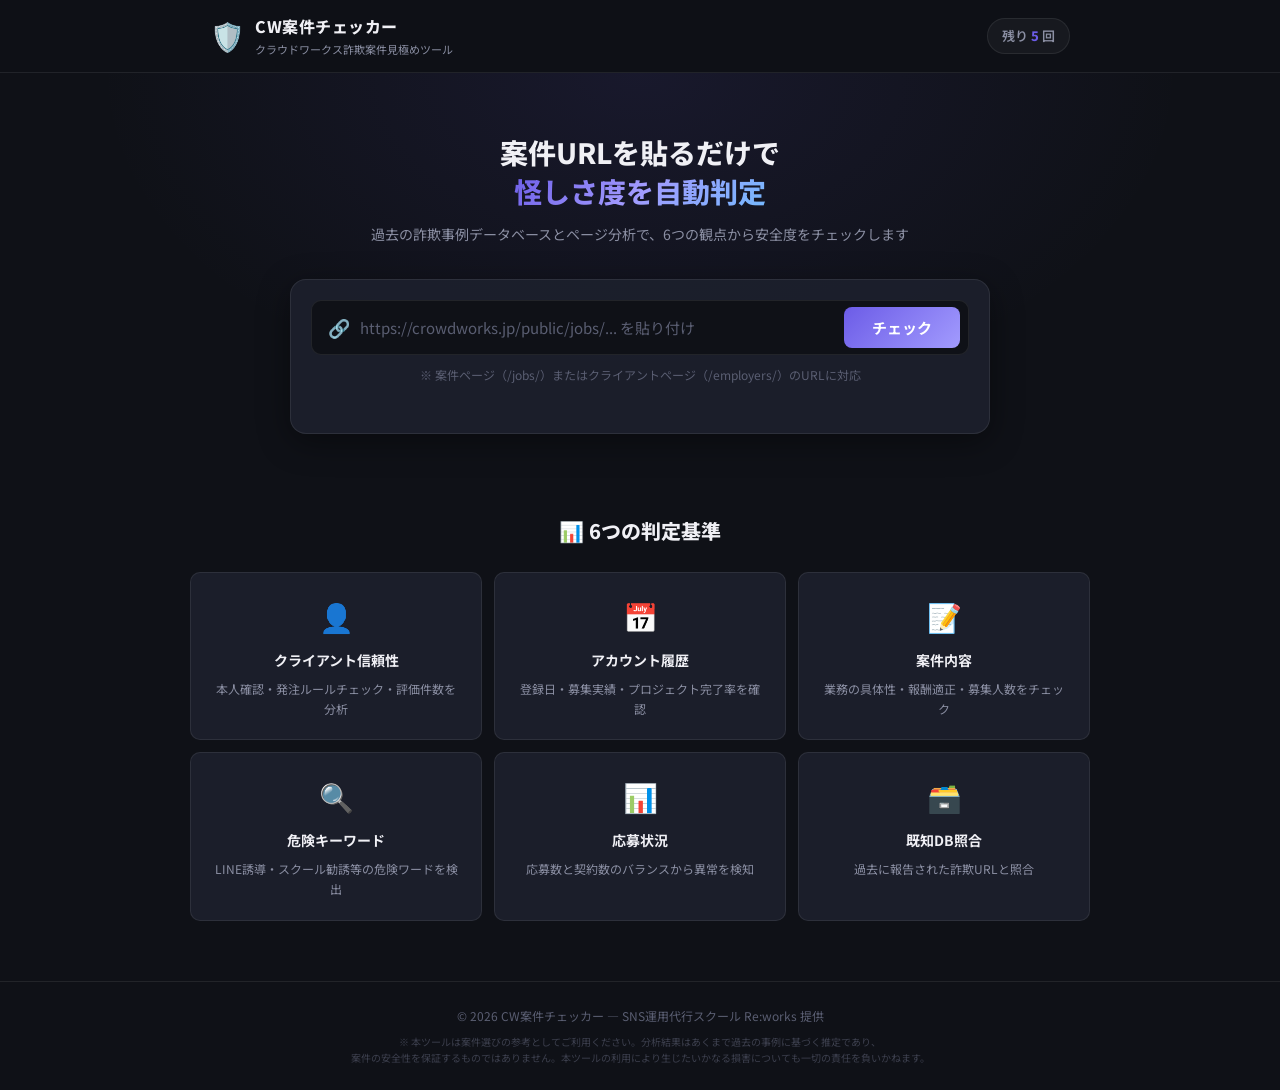
<file: index.html>
<!DOCTYPE html>
<html lang="ja">

<head>
  <meta charset="UTF-8">
  <meta name="viewport" content="width=device-width, initial-scale=1.0">
  <title>CW案件チェッカー｜クラウドワークス詐欺案件見極めツール</title>
  <meta name="description" content="クラウドワークスの案件URLを貼るだけで怪しさ度を自動判定。過去の詐欺事例データベースとページ分析で安全度をチェック。">
  <link rel="preconnect" href="https://fonts.googleapis.com">
  <link
    href="https://fonts.googleapis.com/css2?family=Inter:wght@400;500;600;700;800&family=Noto+Sans+JP:wght@400;500;600;700;800&display=swap"
    rel="stylesheet">
  <link rel="stylesheet" href="style.css">
</head>

<body>
  <div class="app">
    <!-- Header -->
    <header class="header">
      <div class="header-inner">
        <div class="logo">
          <span class="logo-icon">🛡️</span>
          <div>
            <h1 class="logo-title">CW案件チェッカー</h1>
            <p class="logo-sub">クラウドワークス詐欺案件見極めツール</p>
          </div>
        </div>
        <div class="usage-badge" id="usageBadge">
          残り <span id="remainCount">5</span> 回
        </div>
      </div>
    </header>

    <!-- Hero / Input Section -->
    <section class="hero">
      <div class="hero-inner">
        <h2 class="hero-title">案件URLを貼るだけで<br><span class="gradient-text">怪しさ度を自動判定</span></h2>
        <p class="hero-desc">過去の詐欺事例データベースとページ分析で、6つの観点から安全度をチェックします</p>
        <div class="input-box">
          <div class="input-wrapper">
            <span class="input-icon">🔗</span>
            <input type="text" id="urlInput" placeholder="https://crowdworks.jp/public/jobs/... を貼り付け"
              autocomplete="off">
            <button id="checkBtn" class="check-btn" onclick="startCheck()">
              <span class="btn-text">チェック</span>
              <span class="btn-loader" style="display:none"></span>
            </button>
          </div>
          <p class="input-hint">※ 案件ページ（/jobs/）またはクライアントページ（/employers/）のURLに対応</p>
          <p class="progress-msg" id="progressMsg"></p>
        </div>
      </div>
    </section>

    <!-- Result Section -->
    <section class="result-section" id="resultSection" style="display:none">
      <div class="result-inner">
        <!-- Overall Score -->
        <div class="score-card" id="scoreCard">
          <div class="score-gauge-wrap">
            <svg class="score-gauge" viewBox="0 0 200 200">
              <circle class="gauge-bg" cx="100" cy="100" r="85" />
              <circle class="gauge-fill" id="gaugeFill" cx="100" cy="100" r="85" stroke-dasharray="534"
                stroke-dashoffset="534" />
            </svg>
            <div class="score-center">
              <span class="score-label">怪しさ度</span>
              <span class="score-value" id="scoreValue">0</span>
              <span class="score-percent">%</span>
            </div>
          </div>
          <div class="score-verdict" id="scoreVerdict">分析中...</div>
          <div class="score-comment" id="scoreComment"></div>
          <p class="disclaimer-inline">※ 本ツールは案件選びの参考情報であり、安全性を保証するものではありません</p>
        </div>

        <!-- Category Breakdown -->
        <div class="categories" id="categoriesGrid"></div>

        <!-- Detected Flags -->
        <div class="flags-card" id="flagsCard" style="display:none">
          <h3 class="flags-title">⚠️ 検出された危険シグナル</h3>
          <div class="flags-list" id="flagsList"></div>
        </div>

        <!-- Known DB Match -->
        <div class="known-card" id="knownCard" style="display:none">
          <div class="known-icon">🚨</div>
          <h3 class="known-title">過去の詐欺報告データベースに一致</h3>
          <p class="known-desc" id="knownDesc"></p>
        </div>

        <!-- Progression Warning Checklist -->
        <div class="progression-card" id="progressionCard" style="display:none"></div>
      </div>
    </section>

    <!-- How It Works -->
    <section class="how-section">
      <h2 class="section-title">📊 6つの判定基準</h2>
      <div class="criteria-grid">
        <div class="criteria-card">
          <div class="criteria-icon">👤</div>
          <h4>クライアント信頼性</h4>
          <p>本人確認・発注ルールチェック・評価件数を分析</p>
        </div>
        <div class="criteria-card">
          <div class="criteria-icon">📅</div>
          <h4>アカウント履歴</h4>
          <p>登録日・募集実績・プロジェクト完了率を確認</p>
        </div>
        <div class="criteria-card">
          <div class="criteria-icon">📝</div>
          <h4>案件内容</h4>
          <p>業務の具体性・報酬適正・募集人数をチェック</p>
        </div>
        <div class="criteria-card">
          <div class="criteria-icon">🔍</div>
          <h4>危険キーワード</h4>
          <p>LINE誘導・スクール勧誘等の危険ワードを検出</p>
        </div>
        <div class="criteria-card">
          <div class="criteria-icon">📊</div>
          <h4>応募状況</h4>
          <p>応募数と契約数のバランスから異常を検知</p>
        </div>
        <div class="criteria-card">
          <div class="criteria-icon">🗃️</div>
          <h4>既知DB照合</h4>
          <p>過去に報告された詐欺URLと照合</p>
        </div>
      </div>
    </section>

    <footer class="footer">
      <p>© 2026 CW案件チェッカー — SNS運用代行スクール Re:works 提供</p>
      <p class="footer-disclaimer">※
        本ツールは案件選びの参考としてご利用ください。分析結果はあくまで過去の事例に基づく推定であり、<br>案件の安全性を保証するものではありません。本ツールの利用により生じたいかなる損害についても一切の責任を負いかねます。
      </p>
    </footer>
  </div>

  <!-- Usage Limit Popup -->
  <div class="popup-overlay" id="limitPopup" style="display:none">
    <div class="popup-card">
      <div class="popup-icon">🔒</div>
      <h3 class="popup-title">無料チェック回数の上限に達しました</h3>
      <p class="popup-desc">こちらのツールを無制限で利用するには<br>SNS運用代行スクール <strong>Re:works</strong> へのご入会が必要です</p>
      <div class="popup-features">
        <div class="popup-feature">✅ 案件チェッカー無制限に使い放題</div>
        <div class="popup-feature">✅ 未経験から45日でSNS運用代行を習得</div>
        <div class="popup-feature">✅ 案件獲得サポートつき</div>
      </div>
      <a href="https://utage-system.com/line/open/6Onn8T2UE9n0" target="_blank" class="popup-cta" id="popupCta">Re:works
        を覗いてみる ➜</a>
      <button class="popup-close" onclick="closePopup()">閉じる</button>
    </div>
  </div>

  <script src="scam_database.js"></script>
  <script src="analyzer.js"></script>
</body>

</html>
</file>
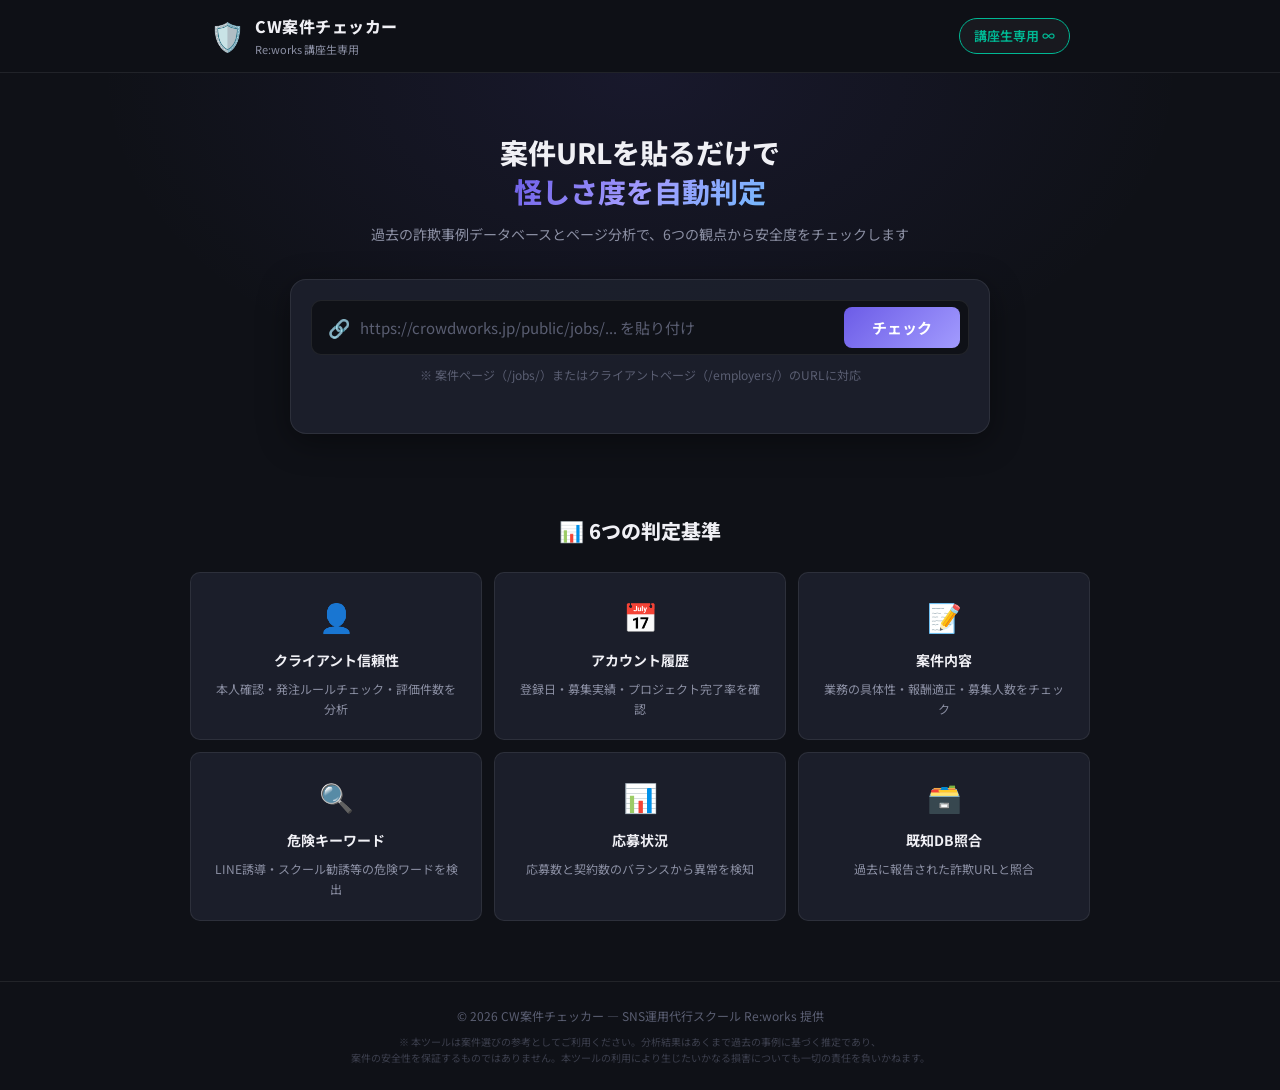
<file: members.html>
<!DOCTYPE html>
<html lang="ja">

<head>
    <meta charset="UTF-8">
    <meta name="viewport" content="width=device-width, initial-scale=1.0">
    <title>CW案件チェッカー｜Re:works 講座生専用</title>
    <meta name="description" content="Re:works SNS運用代行スクール講座生専用のCW案件チェッカー。回数無制限で利用可能。">
    <link rel="preconnect" href="https://fonts.googleapis.com">
    <link
        href="https://fonts.googleapis.com/css2?family=Inter:wght@400;500;600;700;800&family=Noto+Sans+JP:wght@400;500;600;700;800&display=swap"
        rel="stylesheet">
    <link rel="stylesheet" href="style.css">
</head>

<body>
    <div class="app">
        <!-- Header -->
        <header class="header">
            <div class="header-inner">
                <div class="logo">
                    <span class="logo-icon">🛡️</span>
                    <div>
                        <h1 class="logo-title">CW案件チェッカー</h1>
                        <p class="logo-sub">Re:works 講座生専用</p>
                    </div>
                </div>
                <div class="usage-badge" id="usageBadge" style="border-color:var(--safe);color:var(--safe)">
                    講座生専用 ∞
                </div>
            </div>
        </header>

        <!-- Hero / Input Section -->
        <section class="hero">
            <div class="hero-inner">
                <h2 class="hero-title">案件URLを貼るだけで<br><span class="gradient-text">怪しさ度を自動判定</span></h2>
                <p class="hero-desc">過去の詐欺事例データベースとページ分析で、6つの観点から安全度をチェックします</p>
                <div class="input-box">
                    <div class="input-wrapper">
                        <span class="input-icon">🔗</span>
                        <input type="text" id="urlInput" placeholder="https://crowdworks.jp/public/jobs/... を貼り付け"
                            autocomplete="off">
                        <button id="checkBtn" class="check-btn" onclick="startCheck()">
                            <span class="btn-text">チェック</span>
                            <span class="btn-loader" style="display:none"></span>
                        </button>
                    </div>
                    <p class="input-hint">※ 案件ページ（/jobs/）またはクライアントページ（/employers/）のURLに対応</p>
                    <p class="progress-msg" id="progressMsg"></p>
                </div>
            </div>
        </section>

        <!-- Result Section -->
        <section class="result-section" id="resultSection" style="display:none">
            <div class="result-inner">
                <!-- Overall Score -->
                <div class="score-card" id="scoreCard">
                    <div class="score-gauge-wrap">
                        <svg class="score-gauge" viewBox="0 0 200 200">
                            <circle class="gauge-bg" cx="100" cy="100" r="85" />
                            <circle class="gauge-fill" id="gaugeFill" cx="100" cy="100" r="85" stroke-dasharray="534"
                                stroke-dashoffset="534" />
                        </svg>
                        <div class="score-center">
                            <span class="score-label">怪しさ度</span>
                            <span class="score-value" id="scoreValue">0</span>
                            <span class="score-percent">%</span>
                        </div>
                    </div>
                    <div class="score-verdict" id="scoreVerdict">分析中...</div>
                    <div class="score-comment" id="scoreComment"></div>
                    <p class="disclaimer-inline">※ 本ツールは案件選びの参考情報であり、安全性を保証するものではありません</p>
                </div>

                <!-- Category Breakdown -->
                <div class="categories" id="categoriesGrid"></div>

                <!-- Detected Flags -->
                <div class="flags-card" id="flagsCard" style="display:none">
                    <h3 class="flags-title">⚠️ 検出された危険シグナル</h3>
                    <div class="flags-list" id="flagsList"></div>
                </div>

                <!-- Known DB Match -->
                <div class="known-card" id="knownCard" style="display:none">
                    <div class="known-icon">🚨</div>
                    <h3 class="known-title">過去の詐欺報告データベースに一致</h3>
                    <p class="known-desc" id="knownDesc"></p>
                </div>

                <!-- Progression Warning Checklist -->
                <div class="progression-card" id="progressionCard" style="display:none"></div>
            </div>
        </section>

        <!-- How It Works -->
        <section class="how-section">
            <h2 class="section-title">📊 6つの判定基準</h2>
            <div class="criteria-grid">
                <div class="criteria-card">
                    <div class="criteria-icon">👤</div>
                    <h4>クライアント信頼性</h4>
                    <p>本人確認・発注ルールチェック・評価件数を分析</p>
                </div>
                <div class="criteria-card">
                    <div class="criteria-icon">📅</div>
                    <h4>アカウント履歴</h4>
                    <p>登録日・募集実績・プロジェクト完了率を確認</p>
                </div>
                <div class="criteria-card">
                    <div class="criteria-icon">📝</div>
                    <h4>案件内容</h4>
                    <p>業務の具体性・報酬適正・募集人数をチェック</p>
                </div>
                <div class="criteria-card">
                    <div class="criteria-icon">🔍</div>
                    <h4>危険キーワード</h4>
                    <p>LINE誘導・スクール勧誘等の危険ワードを検出</p>
                </div>
                <div class="criteria-card">
                    <div class="criteria-icon">📊</div>
                    <h4>応募状況</h4>
                    <p>応募数と契約数のバランスから異常を検知</p>
                </div>
                <div class="criteria-card">
                    <div class="criteria-icon">🗃️</div>
                    <h4>既知DB照合</h4>
                    <p>過去に報告された詐欺URLと照合</p>
                </div>
            </div>
        </section>

        <footer class="footer">
            <p>© 2026 CW案件チェッカー — SNS運用代行スクール Re:works 提供</p>
            <p class="footer-disclaimer">※
                本ツールは案件選びの参考としてご利用ください。分析結果はあくまで過去の事例に基づく推定であり、<br>案件の安全性を保証するものではありません。本ツールの利用により生じたいかなる損害についても一切の責任を負いかねます。
            </p>
        </footer>
    </div>

    <script src="scam_database.js"></script>
    <script>const MEMBER_MODE = true;</script>
    <script src="analyzer.js"></script>
</body>

</html>
</file>
<file: style.css>
/* ===== Design System ===== */
:root {
  --bg-primary: #0f1117;
  --bg-secondary: #1a1d27;
  --bg-card: rgba(30, 34, 46, 0.85);
  --bg-glass: rgba(255, 255, 255, 0.04);
  --border: rgba(255, 255, 255, 0.08);
  --text-primary: #f0f0f5;
  --text-secondary: #8b8fa3;
  --text-muted: #5a5e72;
  --accent: #6c5ce7;
  --accent-glow: rgba(108, 92, 231, 0.3);
  --safe: #00b894;
  --warn: #fdcb6e;
  --danger: #e74c3c;
  --danger-glow: rgba(231, 76, 60, 0.25);
  --radius: 16px;
  --radius-sm: 10px;
  --shadow: 0 8px 32px rgba(0, 0, 0, 0.4);
  --font: 'Noto Sans JP', 'Inter', sans-serif;
}

*,
*::before,
*::after {
  box-sizing: border-box;
  margin: 0;
  padding: 0;
}

html {
  scroll-behavior: smooth;
}

body {
  font-family: var(--font);
  background: var(--bg-primary);
  color: var(--text-primary);
  min-height: 100vh;
  line-height: 1.7;
  -webkit-font-smoothing: antialiased;
}

/* ===== Header ===== */
.header {
  position: sticky;
  top: 0;
  z-index: 100;
  background: rgba(15, 17, 23, 0.85);
  backdrop-filter: blur(20px);
  border-bottom: 1px solid var(--border);
}

.header-inner {
  max-width: 900px;
  margin: 0 auto;
  padding: 12px 20px;
  display: flex;
  align-items: center;
  justify-content: space-between;
}

.logo {
  display: flex;
  align-items: center;
  gap: 10px;
}

.logo-icon {
  font-size: 28px;
}

.logo-title {
  font-size: 16px;
  font-weight: 800;
  letter-spacing: 0.5px;
}

.logo-sub {
  font-size: 11px;
  color: var(--text-secondary);
  font-weight: 400;
}

.usage-badge {
  background: var(--bg-glass);
  border: 1px solid var(--border);
  padding: 6px 14px;
  border-radius: 20px;
  font-size: 13px;
  font-weight: 600;
  color: var(--text-secondary);
}

.usage-badge span {
  color: var(--accent);
  font-weight: 800;
}

/* ===== Hero ===== */
.hero {
  padding: 60px 20px 40px;
  text-align: center;
  background: radial-gradient(ellipse at 50% 0%, rgba(108, 92, 231, 0.1) 0%, transparent 60%);
}

.hero-inner {
  max-width: 700px;
  margin: 0 auto;
}

.hero-title {
  font-size: 28px;
  font-weight: 800;
  line-height: 1.4;
  margin-bottom: 12px;
}

.gradient-text {
  background: linear-gradient(135deg, #6c5ce7, #a29bfe, #74b9ff);
  -webkit-background-clip: text;
  -webkit-text-fill-color: transparent;
}

.hero-desc {
  color: var(--text-secondary);
  font-size: 14px;
  margin-bottom: 32px;
}

/* ===== Input Box ===== */
.input-box {
  background: var(--bg-card);
  border: 1px solid var(--border);
  border-radius: var(--radius);
  padding: 20px;
  box-shadow: var(--shadow);
}

.input-wrapper {
  display: flex;
  align-items: center;
  gap: 10px;
  background: var(--bg-primary);
  border: 1px solid var(--border);
  border-radius: var(--radius-sm);
  padding: 6px 8px 6px 16px;
  transition: border-color 0.3s;
}

.input-wrapper:focus-within {
  border-color: var(--accent);
  box-shadow: 0 0 0 3px var(--accent-glow);
}

.input-icon {
  font-size: 18px;
  flex-shrink: 0;
}

.input-wrapper input {
  flex: 1;
  background: none;
  border: none;
  outline: none;
  color: var(--text-primary);
  font-size: 15px;
  font-family: var(--font);
  padding: 10px 0;
}

.input-wrapper input::placeholder {
  color: var(--text-muted);
}

.check-btn {
  flex-shrink: 0;
  padding: 10px 28px;
  background: linear-gradient(135deg, #6c5ce7, #a29bfe);
  color: #fff;
  border: none;
  border-radius: 8px;
  font-size: 15px;
  font-weight: 700;
  cursor: pointer;
  font-family: var(--font);
  transition: transform 0.2s, box-shadow 0.2s;
}

.check-btn:hover {
  transform: translateY(-1px);
  box-shadow: 0 4px 16px var(--accent-glow);
}

.check-btn:active {
  transform: scale(0.97);
}

.check-btn:disabled {
  opacity: 0.5;
  cursor: not-allowed;
  transform: none;
}

.btn-loader {
  display: inline-block;
  width: 18px;
  height: 18px;
  border: 2px solid rgba(255, 255, 255, 0.3);
  border-top-color: #fff;
  border-radius: 50%;
  animation: spin 0.6s linear infinite;
}

@keyframes spin {
  to {
    transform: rotate(360deg);
  }
}

.input-hint {
  color: var(--text-muted);
  font-size: 12px;
  margin-top: 10px;
}

/* ===== Result Section ===== */
.result-section {
  padding: 0 20px 40px;
  animation: fadeUp 0.6s ease;
}

@keyframes fadeUp {
  from {
    opacity: 0;
    transform: translateY(20px);
  }

  to {
    opacity: 1;
    transform: translateY(0);
  }
}

.result-inner {
  max-width: 900px;
  margin: 0 auto;
}

/* Score Card */
.score-card {
  background: var(--bg-card);
  border: 1px solid var(--border);
  border-radius: var(--radius);
  padding: 40px 20px;
  text-align: center;
  box-shadow: var(--shadow);
  margin-bottom: 24px;
}

.score-gauge-wrap {
  position: relative;
  width: 180px;
  height: 180px;
  margin: 0 auto 20px;
}

.score-gauge {
  width: 100%;
  height: 100%;
  transform: rotate(-90deg);
}

.gauge-bg {
  fill: none;
  stroke: rgba(255, 255, 255, 0.06);
  stroke-width: 10;
}

.gauge-fill {
  fill: none;
  stroke: var(--safe);
  stroke-width: 10;
  stroke-linecap: round;
  transition: stroke-dashoffset 1.2s cubic-bezier(0.4, 0, 0.2, 1), stroke 0.5s;
}

.score-center {
  position: absolute;
  top: 50%;
  left: 50%;
  transform: translate(-50%, -50%);
  display: flex;
  flex-direction: column;
  align-items: center;
}

.score-label {
  font-size: 12px;
  color: var(--text-secondary);
  font-weight: 500;
}

.score-value {
  font-size: 48px;
  font-weight: 800;
  line-height: 1.1;
}

.score-percent {
  font-size: 16px;
  color: var(--text-secondary);
  font-weight: 600;
}

.score-verdict {
  font-size: 20px;
  font-weight: 800;
  margin-bottom: 8px;
  padding: 6px 24px;
  border-radius: 20px;
  display: inline-block;
}

.score-comment {
  color: var(--text-secondary);
  font-size: 14px;
  max-width: 500px;
  margin: 0 auto;
}

.verdict-safe {
  color: var(--safe);
  background: rgba(0, 184, 148, 0.1);
}

.verdict-warn {
  color: var(--warn);
  background: rgba(253, 203, 110, 0.1);
}

.verdict-danger {
  color: var(--danger);
  background: rgba(231, 76, 60, 0.1);
}

/* Categories Grid */
.categories {
  display: grid;
  grid-template-columns: repeat(3, 1fr);
  gap: 12px;
  margin-bottom: 24px;
}

.cat-card {
  background: var(--bg-card);
  border: 1px solid var(--border);
  border-radius: var(--radius-sm);
  padding: 16px;
  text-align: center;
  animation: fadeUp 0.4s ease both;
}

.cat-card:nth-child(1) {
  animation-delay: 0.1s;
}

.cat-card:nth-child(2) {
  animation-delay: 0.15s;
}

.cat-card:nth-child(3) {
  animation-delay: 0.2s;
}

.cat-card:nth-child(4) {
  animation-delay: 0.25s;
}

.cat-card:nth-child(5) {
  animation-delay: 0.3s;
}

.cat-card:nth-child(6) {
  animation-delay: 0.35s;
}

.cat-icon {
  font-size: 24px;
  margin-bottom: 6px;
}

.cat-name {
  font-size: 12px;
  font-weight: 600;
  color: var(--text-secondary);
  margin-bottom: 8px;
}

.cat-badge {
  display: inline-block;
  padding: 3px 12px;
  border-radius: 12px;
  font-size: 13px;
  font-weight: 800;
}

.badge-safe {
  color: var(--safe);
  background: rgba(0, 184, 148, 0.12);
}

.badge-warn {
  color: var(--warn);
  background: rgba(253, 203, 110, 0.12);
}

.badge-danger {
  color: var(--danger);
  background: rgba(231, 76, 60, 0.12);
}

.cat-detail {
  font-size: 11px;
  color: var(--text-muted);
  margin-top: 6px;
}

.cat-score {
  font-size: 11px;
  color: var(--text-muted);
  margin-top: 4px;
}

.cat-expand-hint {
  font-size: 10px;
  color: var(--accent);
  margin-top: 6px;
  cursor: pointer;
  transition: opacity 0.2s;
}

.cat-card {
  cursor: pointer;
  transition: transform 0.2s, border-color 0.2s;
}

.cat-card:hover {
  border-color: var(--accent);
  transform: translateY(-1px);
}

.cat-checks {
  display: none;
  text-align: left;
  margin-top: 12px;
  border-top: 1px solid var(--border);
  padding-top: 10px;
}

.cat-card.expanded .cat-checks {
  display: block;
}

.cat-card.expanded .cat-expand-hint::after {
  content: "";
}

.cat-card.expanded .cat-expand-hint {
  display: none;
}

.check-row {
  display: flex;
  align-items: center;
  gap: 6px;
  padding: 4px 0;
  font-size: 11px;
  color: var(--text-secondary);
  flex-wrap: wrap;
}

.check-fail {
  color: var(--danger);
  font-weight: 600;
}

.check-label {
  flex-shrink: 0;
}

.check-detail {
  color: var(--text-muted);
  margin-left: auto;
}

.check-pts {
  color: var(--danger);
  font-weight: 700;
  font-size: 10px;
  margin-left: 4px;
}

/* Progress */
.progress-msg {
  color: var(--accent);
  font-size: 13px;
  margin-top: 8px;
  min-height: 20px;
  font-weight: 500;
  animation: pulse 1.5s ease-in-out infinite;
}

@keyframes pulse {

  0%,
  100% {
    opacity: 1;
  }

  50% {
    opacity: 0.5;
  }
}

/* Disclaimer */
.disclaimer-inline {
  color: var(--text-muted);
  font-size: 11px;
  margin-top: 14px;
  opacity: 0.7;
}

.footer-disclaimer {
  color: var(--text-muted);
  font-size: 10px;
  margin-top: 8px;
  line-height: 1.6;
  opacity: 0.6;
}

/* Flags Card */
.flags-card {
  background: var(--bg-card);
  border: 1px solid rgba(231, 76, 60, 0.2);
  border-radius: var(--radius);
  padding: 24px;
  margin-bottom: 24px;
}

.flags-title {
  font-size: 16px;
  font-weight: 700;
  margin-bottom: 16px;
}

.flags-list {
  display: flex;
  flex-direction: column;
  gap: 8px;
}

.flag-item {
  display: flex;
  align-items: flex-start;
  gap: 10px;
  padding: 10px 14px;
  border-radius: 8px;
  background: rgba(231, 76, 60, 0.06);
  font-size: 13px;
  line-height: 1.5;
}

.flag-icon {
  flex-shrink: 0;
  font-size: 16px;
}

.flag-text strong {
  color: var(--danger);
}

/* Known DB Card */
.known-card {
  background: linear-gradient(135deg, rgba(231, 76, 60, 0.1), rgba(231, 76, 60, 0.03));
  border: 1px solid rgba(231, 76, 60, 0.3);
  border-radius: var(--radius);
  padding: 30px;
  text-align: center;
  margin-bottom: 24px;
  animation: pulseGlow 2s ease-in-out infinite alternate;
}

@keyframes pulseGlow {
  from {
    box-shadow: 0 0 20px rgba(231, 76, 60, 0.1);
  }

  to {
    box-shadow: 0 0 30px rgba(231, 76, 60, 0.2);
  }
}

.known-icon {
  font-size: 48px;
  margin-bottom: 12px;
}

.known-title {
  font-size: 18px;
  font-weight: 800;
  color: var(--danger);
  margin-bottom: 8px;
}

/* Progression Warning Checklist */
.progression-card {
  background: var(--bg-card);
  border: 1px solid rgba(253, 203, 110, 0.2);
  border-radius: var(--radius);
  padding: 28px 24px;
  margin-bottom: 24px;
}

.progression-title {
  font-size: 18px;
  font-weight: 800;
  margin-bottom: 6px;
}

.progression-desc {
  font-size: 13px;
  color: var(--text-secondary);
  margin-bottom: 20px;
  line-height: 1.7;
}

.warn-stage {
  margin-bottom: 20px;
}

.warn-stage:last-of-type {
  margin-bottom: 16px;
}

.warn-stage-header {
  display: flex;
  align-items: center;
  gap: 8px;
  margin-bottom: 10px;
  padding-bottom: 6px;
  border-bottom: 1px solid var(--border);
}

.warn-stage-icon {
  font-size: 20px;
}

.warn-stage-name {
  font-size: 14px;
  font-weight: 700;
  color: var(--text-primary);
}

.warn-item {
  display: flex;
  align-items: flex-start;
  gap: 8px;
  padding: 8px 12px;
  margin-bottom: 4px;
  border-radius: 8px;
  font-size: 13px;
  line-height: 1.6;
  border-left: 3px solid transparent;
  transition: background 0.2s;
}

.warn-item:hover {
  background: rgba(255, 255, 255, 0.03);
}

.warn-critical {
  border-left-color: var(--danger);
}

.warn-high {
  border-left-color: #e67e22;
}

.warn-mid {
  border-left-color: var(--warn);
}

.warn-matched {
  background: rgba(231, 76, 60, 0.08);
  border-left-color: var(--danger);
  border-left-width: 4px;
}

.warn-checkbox {
  flex-shrink: 0;
  font-size: 14px;
  color: var(--text-muted);
  margin-top: 1px;
}

.warn-text {
  color: var(--text-secondary);
  flex: 1;
}

.warn-matched .warn-text {
  color: var(--text-primary);
  font-weight: 500;
}

.warn-triggered {
  flex-shrink: 0;
  font-size: 10px;
  font-weight: 700;
  color: var(--danger);
  background: rgba(231, 76, 60, 0.15);
  padding: 2px 8px;
  border-radius: 10px;
  white-space: nowrap;
  margin-left: 4px;
  animation: pulse 2s ease-in-out infinite;
}

.tips-section {
  margin-top: 16px;
  padding-top: 16px;
  border-top: 1px solid var(--border);
}

.tips-title {
  font-size: 14px;
  font-weight: 700;
  margin-bottom: 10px;
}

.tip-item {
  font-size: 12px;
  color: var(--safe);
  padding: 6px 0;
  border-bottom: 1px solid rgba(0, 184, 148, 0.1);
}

.tip-item:last-child {
  border-bottom: none;
}

.known-desc {
  color: var(--text-secondary);
  font-size: 14px;
}

/* ===== How Section ===== */
.how-section {
  padding: 40px 20px 60px;
}

.section-title {
  text-align: center;
  font-size: 20px;
  font-weight: 800;
  margin-bottom: 24px;
}

.criteria-grid {
  max-width: 900px;
  margin: 0 auto;
  display: grid;
  grid-template-columns: repeat(3, 1fr);
  gap: 12px;
}

.criteria-card {
  background: var(--bg-card);
  border: 1px solid var(--border);
  border-radius: var(--radius-sm);
  padding: 20px;
  text-align: center;
  transition: transform 0.2s, border-color 0.2s;
}

.criteria-card:hover {
  transform: translateY(-2px);
  border-color: var(--accent);
}

.criteria-icon {
  font-size: 28px;
  margin-bottom: 8px;
}

.criteria-card h4 {
  font-size: 14px;
  font-weight: 700;
  margin-bottom: 6px;
}

.criteria-card p {
  font-size: 12px;
  color: var(--text-secondary);
}

/* ===== Footer ===== */
.footer {
  text-align: center;
  padding: 24px 20px;
  border-top: 1px solid var(--border);
  color: var(--text-muted);
  font-size: 12px;
}

/* ===== Popup ===== */
.popup-overlay {
  position: fixed;
  inset: 0;
  z-index: 1000;
  background: rgba(0, 0, 0, 0.7);
  backdrop-filter: blur(8px);
  display: flex;
  align-items: center;
  justify-content: center;
  padding: 20px;
  animation: fadeIn 0.3s;
}

@keyframes fadeIn {
  from {
    opacity: 0;
  }
}

.popup-card {
  background: var(--bg-secondary);
  border: 1px solid var(--border);
  border-radius: var(--radius);
  padding: 40px 32px;
  max-width: 440px;
  width: 100%;
  text-align: center;
  box-shadow: 0 20px 60px rgba(0, 0, 0, 0.5);
  animation: scaleIn 0.3s ease;
}

@keyframes scaleIn {
  from {
    transform: scale(0.9);
    opacity: 0;
  }
}

.popup-icon {
  font-size: 48px;
  margin-bottom: 16px;
}

.popup-title {
  font-size: 18px;
  font-weight: 800;
  margin-bottom: 12px;
}

.popup-desc {
  font-size: 14px;
  color: var(--text-secondary);
  margin-bottom: 20px;
  line-height: 1.7;
}

.popup-desc strong {
  color: var(--accent);
}

.popup-features {
  margin-bottom: 24px;
  text-align: left;
}

.popup-feature {
  padding: 8px 0;
  font-size: 14px;
  font-weight: 500;
  border-bottom: 1px solid var(--border);
}

.popup-cta {
  display: block;
  padding: 14px;
  background: linear-gradient(135deg, #6c5ce7, #a29bfe);
  color: #fff;
  text-decoration: none;
  border-radius: 10px;
  font-size: 16px;
  font-weight: 700;
  margin-bottom: 12px;
  transition: transform 0.2s, box-shadow 0.2s;
}

.popup-cta:hover {
  transform: translateY(-2px);
  box-shadow: 0 6px 20px var(--accent-glow);
}

.popup-close {
  background: none;
  border: none;
  color: var(--text-muted);
  font-size: 14px;
  cursor: pointer;
  font-family: var(--font);
  padding: 8px 16px;
}

.popup-close:hover {
  color: var(--text-secondary);
}

/* ===== Responsive ===== */
@media (max-width: 640px) {
  .hero-title {
    font-size: 22px;
  }

  .input-wrapper {
    flex-wrap: wrap;
  }

  .input-wrapper input {
    min-width: 0;
  }

  .check-btn {
    width: 100%;
  }

  .categories {
    grid-template-columns: repeat(2, 1fr);
  }

  .criteria-grid {
    grid-template-columns: 1fr 1fr;
  }

  .score-value {
    font-size: 40px;
  }
}

@media (max-width: 380px) {
  .criteria-grid {
    grid-template-columns: 1fr;
  }
}
</file>
